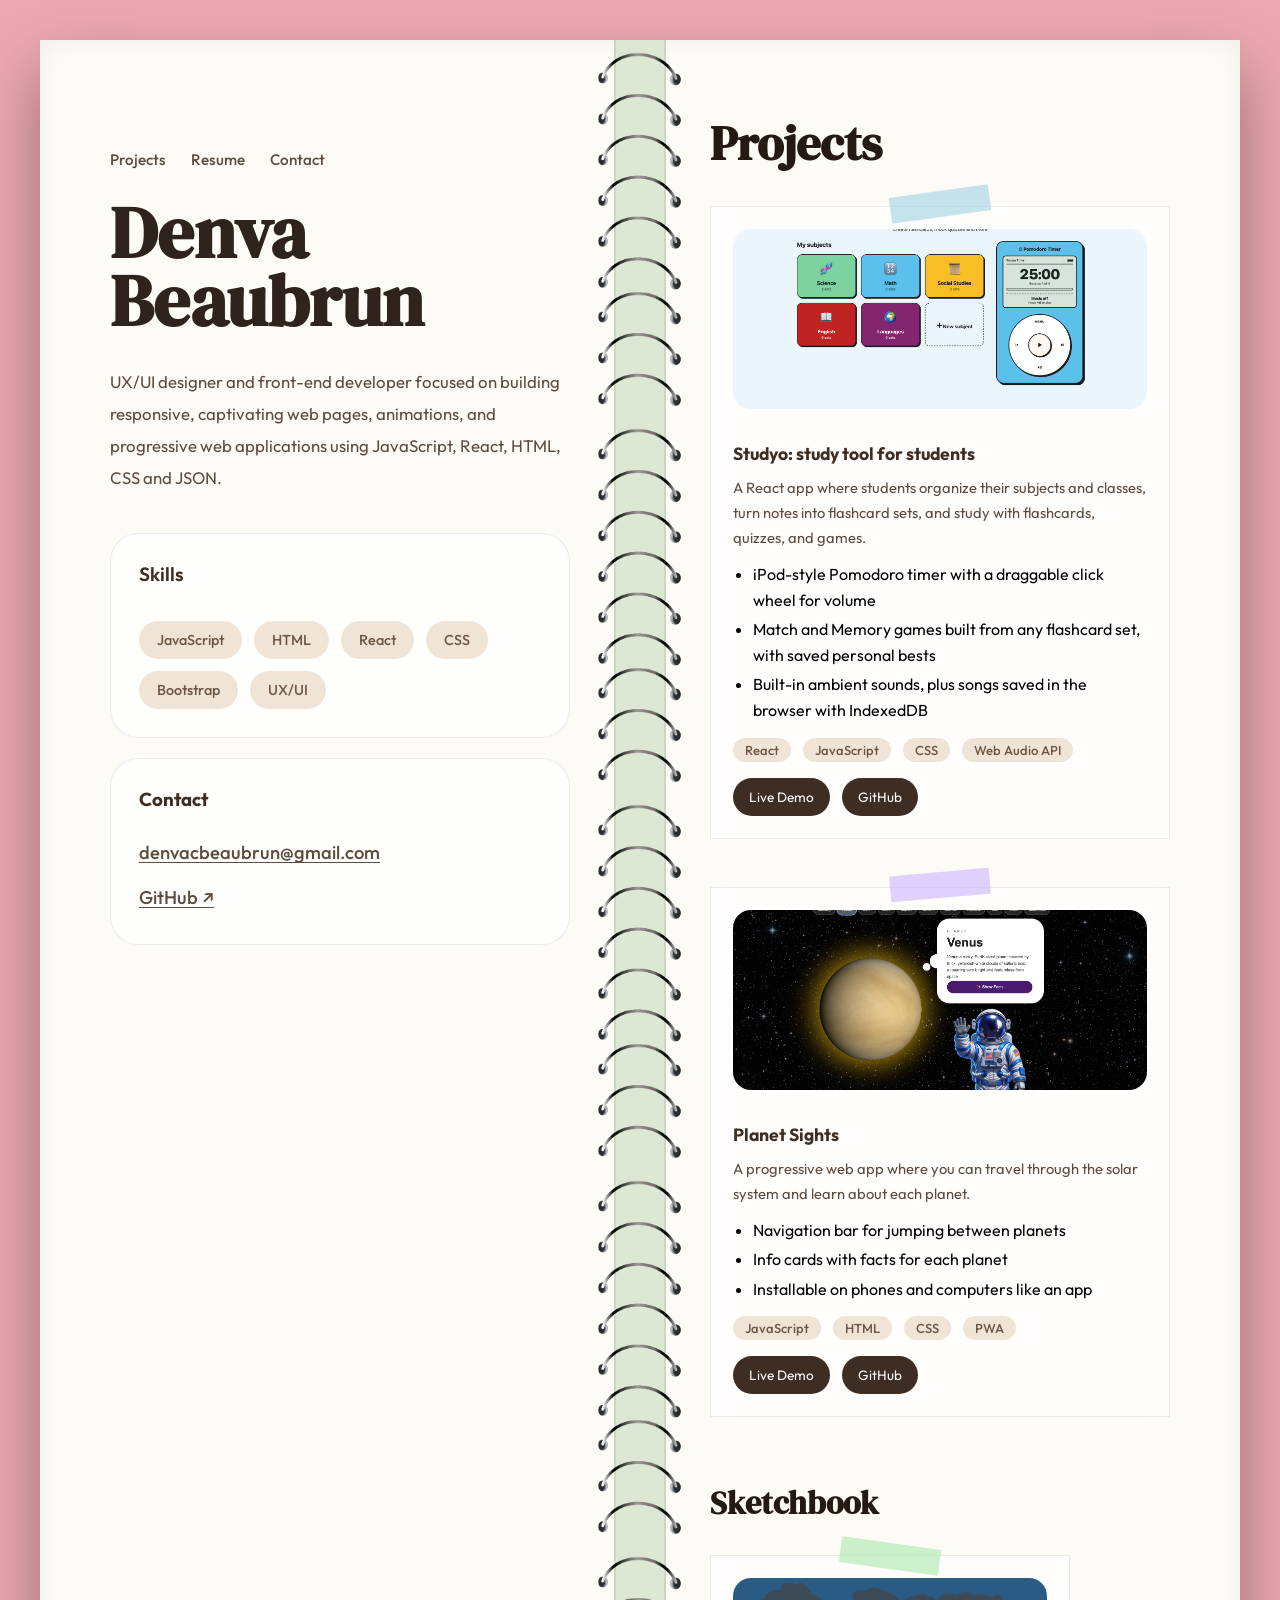
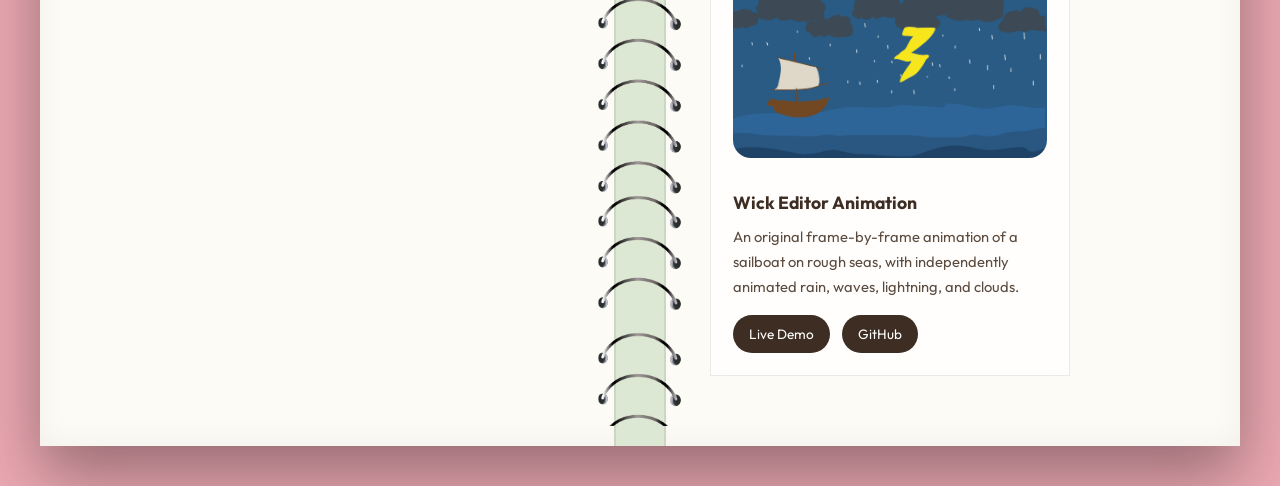
<file: index.html>
<!DOCTYPE html>
<html lang="en">
<head>
<meta charset="UTF-8" />
<meta name="viewport" content="width=device-width, initial-scale=1.0" />
<title>Denva Storybook Portfolio</title>

<link rel="preconnect" href="https://fonts.googleapis.com">
<link rel="preconnect" href="https://fonts.gstatic.com" crossorigin>
<link href="https://fonts.googleapis.com/css2?family=DM+Serif+Display&family=Outfit:wght@300;400;500;600&display=swap" rel="stylesheet">

<link rel="stylesheet" href="style.css">
<!-- New styles for the featured layout. Loads after style.css so it can adjust it. -->
<link rel="stylesheet" href="featured.css">
</head>
<body>

<div class="book">
  <div class="binder"></div>

  <!-- left page -->
  <div class="left-page">
    <div class="page-nav">
      <a href="#projects">Projects</a>
      <a href="DenvaCBeaubrunResume.pdf" target="_blank">Resume</a>
      <a href="#contact">Contact</a>
    </div>

    <h1 class="title">Denva Beaubrun</h1>
    <p>UX/UI designer and front-end developer focused on building responsive,
      captivating web pages, animations, and progressive web applications using JavaScript, React, HTML, CSS and JSON.</p>

    <div class="skills-card">
      <h3>Skills</h3>
      <section class="skills">
        <span>JavaScript</span>
        <span>HTML</span>
        <span>React</span>
        <span>CSS</span>
        <span>Bootstrap</span>
        <span>UX/UI</span>
      </section>
    </div>

    <!-- Contact now sits on its own instead of inside the Skills box -->
    <div class="contact-card" id="contact">
      <h3>Contact</h3>
      <div class="contact-info">
        <a href="mailto:denvacbeaubrun@gmail.com">denvacbeaubrun@gmail.com</a>
        <a href="https://github.com/denvabeaubrun" target="_blank" rel="noopener">GitHub ↗</a>
      </div>
    </div>
  </div>

  <!-- right page -->
  <div class="right-page" id="projects">
    <h2>Projects</h2>

    <div class="projects-grid featured-grid">

      <!-- Studyo -->
      <article class="project-card featured-card">
        <div class="image-wrapper">
          <div class="tape tape3 tape-blue"></div>
          <a class="project-shot" href="https://denvabeaubrun.github.io/Studyo/" target="_blank" rel="noopener">
            <img src="studyo-site.png" alt="Studyo homepage with colorful subject cards and an iPod-style Pomodoro timer">
            <span class="project-shot-label">View live ↗</span>
          </a>
        </div>
        <h3>Studyo: study tool for students</h3>
        <p>A React app where students organize their subjects and classes, turn notes into flashcard sets, and study with flashcards, quizzes, and games.</p>
        <ul class="project-points">
          <li>iPod-style Pomodoro timer with a draggable click wheel for volume</li>
          <li>Match and Memory games built from any flashcard set, with saved personal bests</li>
          <li>Built-in ambient sounds, plus songs saved in the browser with IndexedDB</li>
        </ul>
        <div class="skills tech-tags">
          <span>React</span><span>JavaScript</span><span>CSS</span><span>Web Audio API</span>
        </div>
        <div class="project-links">
          <a href="https://denvabeaubrun.github.io/Studyo/" target="_blank" rel="noopener">Live Demo</a>
          <a href="https://github.com/denvabeaubrun/Studyo" target="_blank" rel="noopener">GitHub</a>
        </div>
      </article>

      <!-- Planet Sights -->
      <article class="project-card featured-card">
        <div class="image-wrapper">
          <div class="tape tape-lavender"></div>
          <a class="project-shot" href="https://denvabeaubrun.github.io/cisc3610-portfolio/PWA-project/" target="_blank" rel="noopener">
            <img src="planetwebsite.png" alt="Planet Sights showing Venus with an info card and an astronaut">
            <span class="project-shot-label">View live ↗</span>
          </a>
        </div>
        <h3>Planet Sights</h3>
        <p>A progressive web app where you can travel through the solar system and learn about each planet.</p>
        <ul class="project-points">
          <li>Navigation bar for jumping between planets</li>
          <li>Info cards with facts for each planet</li>
          <li>Installable on phones and computers like an app</li>
        </ul>
        <div class="skills tech-tags">
          <span>JavaScript</span><span>HTML</span><span>CSS</span><span>PWA</span>
        </div>
        <div class="project-links">
          <a href="https://denvabeaubrun.github.io/cisc3610-portfolio/PWA-project/" target="_blank" rel="noopener">Live Demo</a>
          <a href="https://github.com/denvabeaubrun/cisc3610-portfolio/tree/main/PWA-project" target="_blank" rel="noopener">GitHub</a>
        </div>
      </article>

    </div>

    <!-- Smaller extra work. Delete this whole section to show only the two projects. -->
    <section class="sketchbook">
      <h2>Sketchbook</h2>
      <div class="projects-grid sketch-grid">
        <article class="project-card">
          <div class="image-wrapper">
            <div class="tape tape4 tape-green"></div>
            <a class="project-shot" href="https://denvabeaubrun.github.io/cisc3610-portfolio/Wick/" target="_blank" rel="noopener">
              <img src="wick.gif" alt="Stormy seascape animation with sailboat, rain, and lightning made in Wick Editor">
              <span class="project-shot-label">View live ↗</span>
            </a>
          </div>
          <h3>Wick Editor Animation</h3>
          <p>An original frame-by-frame animation of a sailboat on rough seas, with independently animated rain, waves, lightning, and clouds.</p>
          <div class="project-links">
            <a href="https://denvabeaubrun.github.io/cisc3610-portfolio/Wick/" target="_blank" rel="noopener">Live Demo</a>
            <a href="https://github.com/denvabeaubrun/cisc3610-portfolio/tree/main/Wick" target="_blank" rel="noopener">GitHub</a>
          </div>
        </article>
      </div>
    </section>
  </div>
</div>

</body>
</html>
</file>
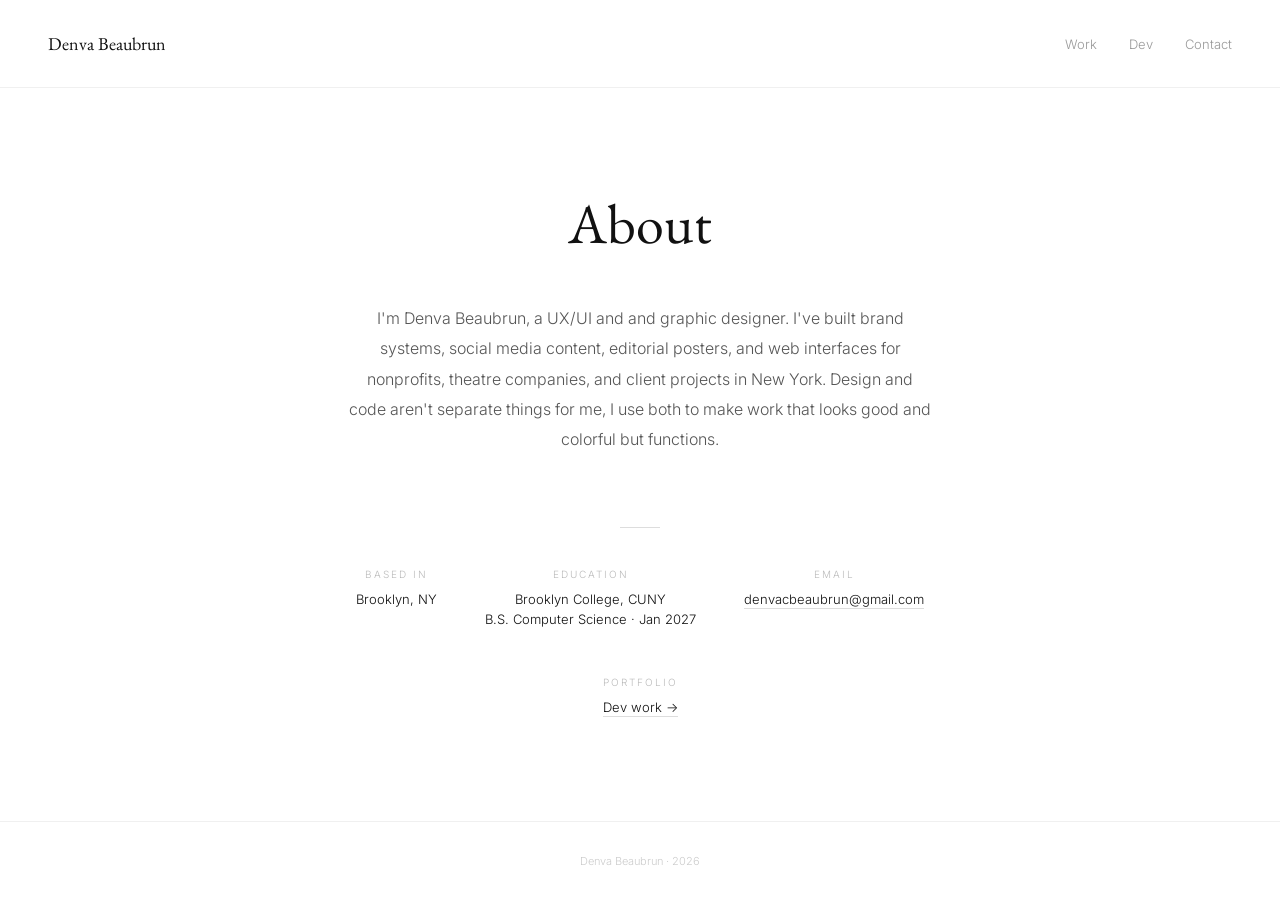
<file: about.html>
<!DOCTYPE html>
<html lang="en">
<head>
  <meta charset="UTF-8">
  <meta name="viewport" content="width=device-width, initial-scale=1.0">
  <title>About — Denva Beaubrun</title>
  <link href="https://fonts.googleapis.com/css2?family=EB+Garamond:ital,wght@0,400;0,600;1,400&family=Inter:wght@300;400;500&display=swap" rel="stylesheet">
  <style>
    *, *::before, *::after { box-sizing: border-box; margin: 0; padding: 0; }

    body {
      background: #fff;
      color: #111;
      font-family: 'Inter', sans-serif;
      font-weight: 300;
      min-height: 100vh;
      display: flex;
      flex-direction: column;
    }

    nav {
      display: flex;
      justify-content: space-between;
      align-items: center;
      padding: 32px 48px;
      border-bottom: 1px solid #f0f0f0;
    }

    nav a {
      font-size: 13px;
      color: #999;
      text-decoration: none;
      transition: color 0.15s;
    }
    nav a:hover { color: #111; }

    nav .nav-name {
      font-family: 'EB Garamond', serif;
      font-size: 18px;
      font-weight: 400;
      color: #111;
    }

    .main {
      flex: 1;
      display: flex;
      flex-direction: column;
      align-items: center;
      justify-content: center;
      padding: 80px 48px;
      max-width: 680px;
      margin: 0 auto;
      text-align: center;
    }

    h1 {
      font-family: 'EB Garamond', serif;
      font-size: clamp(36px, 6vw, 56px);
      font-weight: 400;
      color: #111;
      margin-bottom: 48px;
      line-height: 1.1;
    }

    .bio {
      font-size: 16px;
      line-height: 1.9;
      color: #555;
      font-weight: 300;
      margin-bottom: 32px;
    }

    .bio + .bio {
      margin-top: 0;
    }

    .divider {
      width: 40px;
      height: 1px;
      background: #ddd;
      margin: 40px auto;
    }

    .details {
      display: flex;
      gap: 48px;
      justify-content: center;
      flex-wrap: wrap;
    }

    .detail-item {
      text-align: center;
    }

    .detail-label {
      font-size: 10px;
      letter-spacing: 2px;
      color: #bbb;
      margin-bottom: 8px;
      display: block;
    }

    .detail-value {
      font-size: 13px;
      color: #111;
    }

    .detail-value a {
      color: #111;
      text-decoration: none;
      border-bottom: 1px solid #ddd;
      padding-bottom: 1px;
      transition: border-color 0.15s;
    }
    .detail-value a:hover { border-color: #111; }

    footer {
      text-align: center;
      padding: 32px;
      font-size: 11px;
      color: #ccc;
      border-top: 1px solid #f0f0f0;
    }

    @media (max-width: 600px) {
      nav { padding: 24px; }
      .main { padding: 60px 24px; }
      .details { gap: 32px; }
    }
  </style>
</head>
<body>

<nav>
  <a href="graphics.html" class="nav-name">Denva Beaubrun</a>
  <div style="display:flex; gap:32px;">
    <a href="graphics.html">Work</a>
    <a href="index.html">Dev</a>
    <a href="mailto:denvacbeaubrun@gmail.com">Contact</a>
  </div>
</nav>

<main class="main">
  <h1>About</h1>

  <p class="bio">I'm Denva Beaubrun, a UX/UI and and graphic designer. I've built brand systems, social media content, editorial posters, and web interfaces for nonprofits, 
    theatre companies, and client projects in New York. Design and code aren't separate things for me, I use both to make work that looks good and colorful but functions.</p>

  <div class="divider"></div>

  <div class="details">
    <div class="detail-item">
      <span class="detail-label">BASED IN</span>
      <span class="detail-value">Brooklyn, NY</span>
    </div>
    <div class="detail-item">
      <span class="detail-label">EDUCATION</span>
      <span class="detail-value">Brooklyn College, CUNY<br>B.S. Computer Science · Jan 2027</span>
    </div>
    <div class="detail-item">
      <span class="detail-label">EMAIL</span>
      <span class="detail-value"><a href="mailto:denvacbeaubrun@gmail.com">denvacbeaubrun@gmail.com</a></span>
    </div>
    <div class="detail-item">
      <span class="detail-label">PORTFOLIO</span>
      <span class="detail-value"><a href="index.html">Dev work →</a></span>
    </div>
  </div>
</main>

<footer>Denva Beaubrun · 2026</footer>

</body>
</html>
</file>
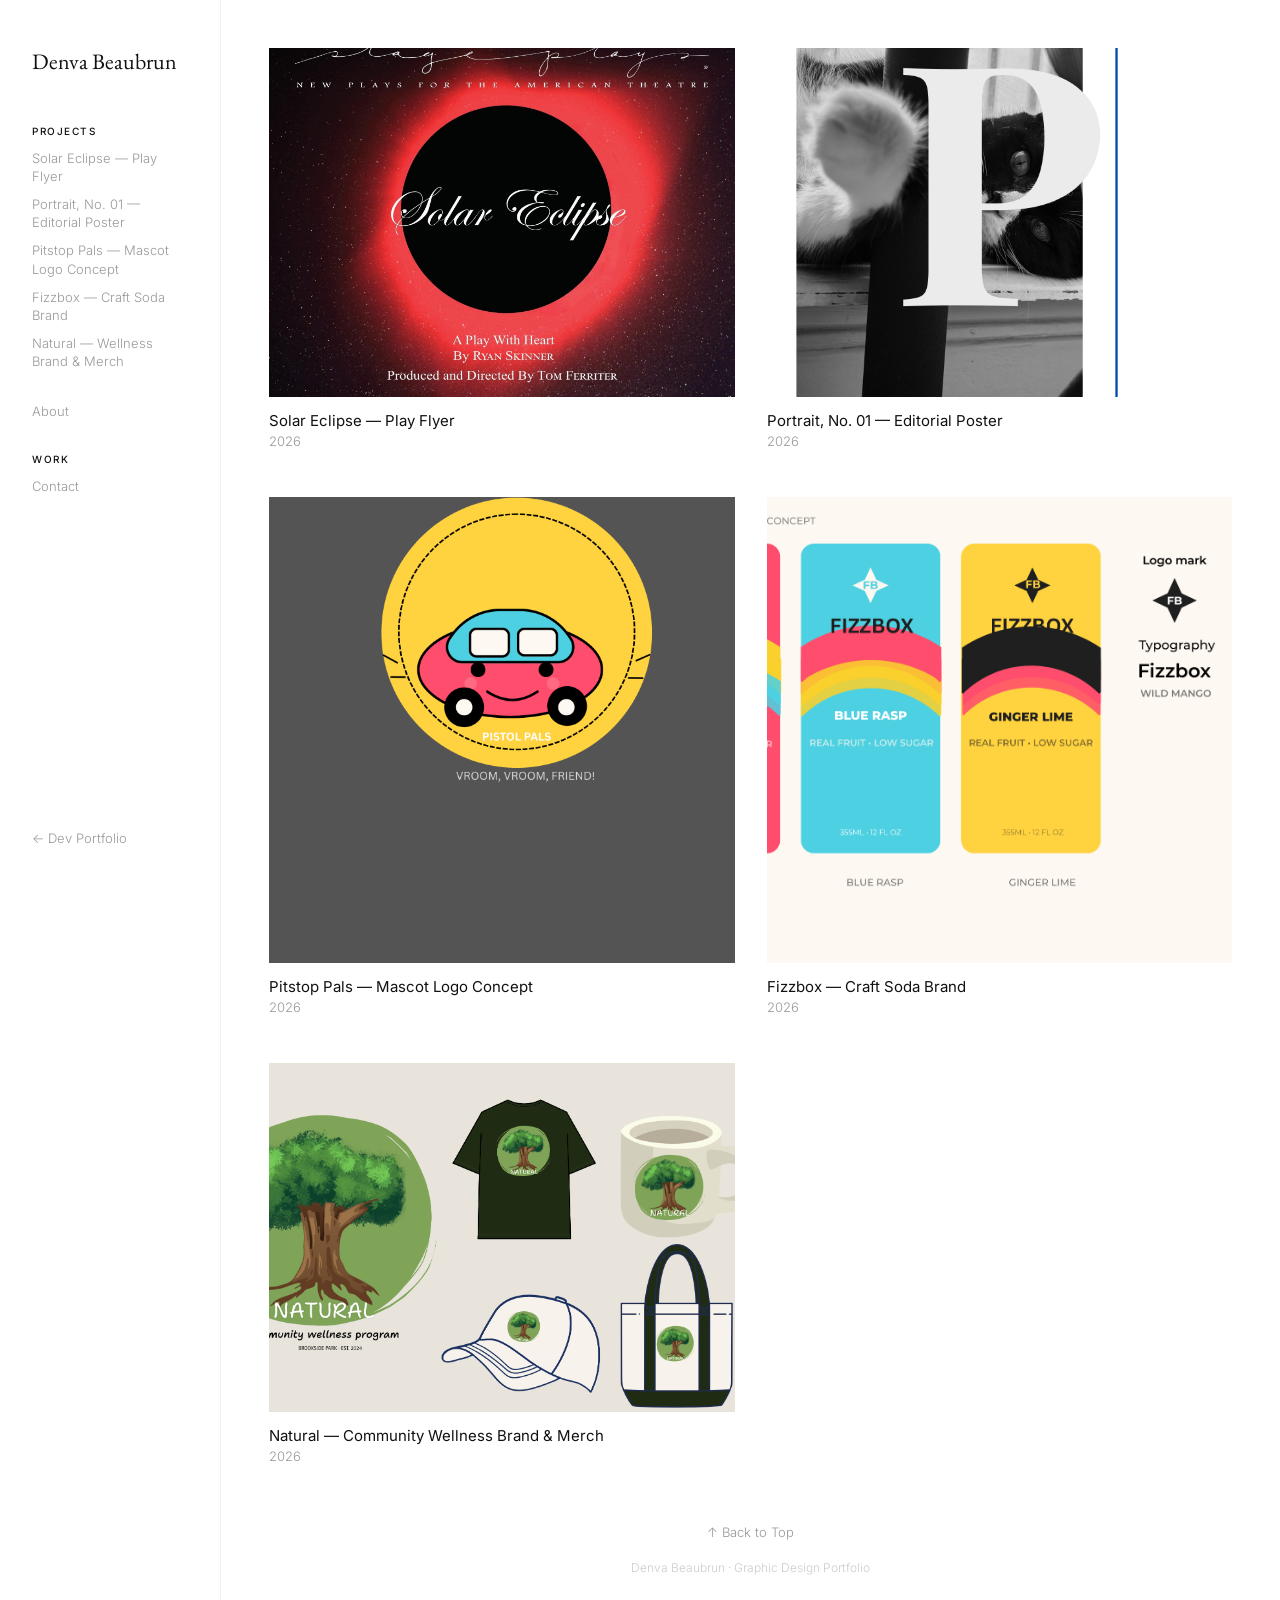
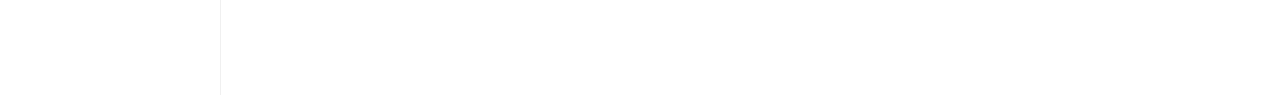
<file: graphics.html>
<!DOCTYPE html>
<html lang="en">
<head>
  <meta charset="UTF-8">
  <meta name="viewport" content="width=device-width, initial-scale=1.0">
  <title>Graphic Design — Denva Beaubrun</title>
  <link href="https://fonts.googleapis.com/css2?family=EB+Garamond:ital,wght@0,400;0,600;1,400&family=Inter:wght@300;400;500&display=swap" rel="stylesheet">
  <style>
    *, *::before, *::after { box-sizing: border-box; margin: 0; padding: 0; }
    body { background: #fff; color: #111; font-family: 'Inter', sans-serif; font-weight: 300; min-height: 100vh; }
    .layout { display: flex; min-height: 100vh; }
    .sidebar { width: 220px; flex-shrink: 0; padding: 48px 32px; position: fixed; top: 0; left: 0; bottom: 0; overflow-y: auto; }
    .sidebar-name { font-family: 'EB Garamond', serif; font-size: 22px; font-weight: 400; color: #111; text-decoration: none; display: block; margin-bottom: 48px; line-height: 1.3; }
    .sidebar-section { margin-bottom: 32px; }
    .sidebar-label { font-size: 10px; font-weight: 500; letter-spacing: 1.5px; color: #111; margin-bottom: 12px; display: block; }
    .sidebar-links { display: flex; flex-direction: column; gap: 10px; }
    .sidebar-links a { font-size: 13px; color: #999; text-decoration: none; line-height: 1.4; transition: color 0.15s; }
    .sidebar-links a:hover { color: #111; }
    .sidebar-about { font-size: 12px; color: #999; line-height: 1.7; margin-bottom: 16px; }
    .sidebar-footer { position: absolute; bottom: 48px; left: 32px; }
    .sidebar-footer a { font-size: 13px; color: #999; text-decoration: none; display: block; margin-bottom: 6px; }
    .sidebar-footer a:hover { color: #111; }
    .main { margin-left: 220px; flex: 1; padding: 48px 48px 80px; border-left: 1px solid #f0f0f0; }
    .grid { display: grid; grid-template-columns: repeat(2, 1fr); gap: 48px 32px; }
    .card { cursor: pointer; }
    .card-thumb { width: 100%; aspect-ratio: 4/3; object-fit: cover; display: block; margin-bottom: 14px; background: #f5f5f5; transition: opacity 0.2s; }
    .card-thumb.sq { aspect-ratio: 1; }
    .card:hover .card-thumb { opacity: 0.88; }
    .card-title { font-size: 15px; font-weight: 400; color: #111; margin-bottom: 3px; }
    .card-year { font-size: 13px; color: #999; }
    .back-top { text-align: center; padding: 60px 0 20px; font-size: 13px; color: #999; cursor: pointer; text-decoration: none; display: block; }
    .back-top:hover { color: #111; }
    .powered { text-align: center; padding: 0 0 40px; font-size: 12px; color: #ccc; }
    .modal-backdrop { display: none; position: fixed; inset: 0; z-index: 200; background: rgba(0,0,0,0.5); overflow-y: auto; }
    .modal-backdrop.open { display: block; }
    .modal { max-width: 760px; margin: 80px auto; background: #fff; padding: 48px; position: relative; }
    .modal-close { position: absolute; top: 20px; right: 24px; background: none; border: none; cursor: pointer; font-size: 22px; color: #999; line-height: 1; }
    .modal-close:hover { color: #111; }
    .modal-title { font-size: 22px; font-weight: 400; color: #111; margin-bottom: 4px; }
    .modal-year { font-size: 13px; color: #999; margin-bottom: 28px; }
    .modal-img { width: 100%; display: block; margin-bottom: 28px; }
    .modal-rule { height: 1px; background: #f0f0f0; margin-bottom: 28px; }
    .modal-grid { display: grid; grid-template-columns: 1fr 1fr; gap: 24px 32px; }
    .modal-label { font-size: 10px; font-weight: 500; letter-spacing: 1.5px; color: #999; margin-bottom: 6px; }
    .modal-body { font-size: 13px; line-height: 1.8; color: #444; font-weight: 300; }
    @media (max-width: 768px) {
      .layout { flex-direction: column; }
      .sidebar { width: 100%; position: relative; padding: 32px 24px 24px; border-bottom: 1px solid #f0f0f0; }
      .sidebar-footer { position: relative; bottom: auto; left: auto; margin-top: 24px; }
      .main { margin-left: 0; padding: 32px 24px; border-left: none; }
      .grid { grid-template-columns: 1fr; }
      .modal { margin: 0; padding: 32px 24px; }
      .modal-grid { grid-template-columns: 1fr; }
    }
  </style>
</head>
<body>

<div class="layout">

  <aside class="sidebar">
    <a href="index.html" class="sidebar-name">Denva Beaubrun</a>

    <div class="sidebar-section">
      <span class="sidebar-label">PROJECTS</span>
      <div class="sidebar-links">
        <a href="#" onclick="openModal('solareclipse'); return false;">Solar Eclipse — Play Flyer</a>
        <a href="#" onclick="openModal('portrait'); return false;">Portrait, No. 01 — Editorial Poster</a>
        <a href="#" onclick="openModal('pitstop'); return false;">Pitstop Pals — Mascot Logo Concept</a>
        <a href="#" onclick="openModal('fizzbox'); return false;">Fizzbox — Craft Soda Brand</a>
        <a href="#" onclick="openModal('natural'); return false;">Natural — Wellness Brand & Merch</a>
      </div>
    </div>

   <div class="sidebar-section">
  <div class="sidebar-links">
    <a href="about.html">About</a>
  </div>
</div>

    <div class="sidebar-section">
      <span class="sidebar-label">WORK</span>
      <div class="sidebar-links">
        <a href="mailto:denvacbeaubrun@gmail.com">Contact</a>
      </div>
    </div>

    <div class="sidebar-footer">
      <a href="index.html">← Dev Portfolio</a>
    </div>
  </aside>

  <main class="main">
    <div class="grid">

      <div class="card" onclick="openModal('solareclipse')">
        <img src="images/solar-eclipse.jpg" class="card-thumb" style="object-position: center 8%;" alt="Solar Eclipse play flyer">
        <p class="card-title">Solar Eclipse — Play Flyer</p>
        <p class="card-year">2026</p>
      </div>

      <div class="card" onclick="openModal('portrait')">
        <img src="images/portrait-poster.png" class="card-thumb" alt="Portrait No. 01">
        <p class="card-title">Portrait, No. 01 — Editorial Poster</p>
        <p class="card-year">2026</p>
      </div>

      <div class="card" onclick="openModal('pitstop')">
        <img src="images/pitstop-pals.png" class="card-thumb sq" alt="Pitstop Pals">
        <p class="card-title">Pitstop Pals — Mascot Logo Concept</p>
        <p class="card-year">2026</p>
      </div>

      <div class="card" onclick="openModal('fizzbox')">
        <img src="images/fizzbox.png" class="card-thumb sq" alt="Fizzbox">
        <p class="card-title">Fizzbox — Craft Soda Brand</p>
        <p class="card-year">2026</p>
      </div>

      <div class="card" onclick="openModal('natural')">
        <img src="images/natural.png" class="card-thumb" alt="Natural Wellness Brand">
        <p class="card-title">Natural — Community Wellness Brand & Merch</p>
        <p class="card-year">2026</p>
      </div>

    </div>

    <a href="#" class="back-top" onclick="window.scrollTo({top:0,behavior:'smooth'}); return false;">↑ Back to Top</a>
    <p class="powered">Denva Beaubrun · Graphic Design Portfolio</p>
  </main>

</div>

<div class="modal-backdrop" id="modal-backdrop" onclick="closeModal(event)">
  <div class="modal">
    <button class="modal-close" onclick="closeModalBtn()">×</button>
    <div id="modal-inner"></div>
  </div>
</div>

<script>
  const projects = {
    solareclipse: {
      title: 'Solar Eclipse — Play Flyer',
      year: '2026',
      img: 'images/solar-eclipse.jpg',
      role: 'Graphic design',
      tools: 'Adobe InDesign, Photoshop, Canva',
      about: 'A promotional cast flyer for Solar Eclipse, a new play by Ryan Skinner presented by Stageplays Theatre Company for two benefit performances in August 2026 at the Theater at St. Jean\'s in New York City. Credited as graphic designer on the production.',
      process: 'A glowing red eclipse over a starfield anchors the layout, with the title set in script type across the black disc. Below it, the cast, a short synopsis, and the performance and ticket details follow in a centered serif hierarchy so the key information reads quickly. Files were prepared for print with bleeds, color modes, and resolution set.'
    },
    portrait: {
      title: 'Portrait, No. 01 — Editorial Poster',
      year: '2026',
      img: 'images/portrait-poster.png',
      role: 'Art direction, typography, photo treatment',
      tools: 'Canva, original photography',
      about: 'A self-directed editorial poster built around custom typography and original photography. An original black-and-white photograph anchors the composition, overlapped by a bold serif letterform that breaks the boundary between image and type.',
      process: 'A single blue rule line carries the only color in the piece. Supporting elements — a figure caption, edition number, and signature line — borrow print conventions to give it an editorial, published feel. Demonstrates typographic hierarchy, tonal photo treatment, grid-based layout, and restrained color use.'
    },
    pitstop: {
      title: 'Pitstop Pals — Mascot Logo Concept',
      year: '2026',
      img: 'images/pitstop-pals.png',
      role: 'Character design, brand identity, style guide',
      tools: 'Canva',
      about: 'A playful, original mascot logo for a fictional auto brand. The piece pairs a rounded car character inside a badge-style circular frame, with a clean two-line wordmark treatment.',
      process: 'Delivered as a complete mini brand system: the primary mascot logo, color palette with hex codes, size variations at large/medium/favicon scales, and a single-color line version for print. This range demonstrates systems-level thinking beyond a single logo.'
    },
    fizzbox: {
      title: 'Fizzbox — Craft Soda Brand',
      year: '2026',
      img: 'images/fizzbox.png',
      role: 'Packaging design, brand identity, brand applications',
      tools: 'Canva',
      about: 'A playful craft soda brand built around a bold saturated palette and a consistent visual system scaling across three flavor variants, a six-pack carrier, tote bag, and social media post.',
      process: 'The starburst "FB" logo mark reads as energetic without feeling dated. The wavy double-band across each can is the flavor stripe system: every can shares the same wave shape but colors flip per flavor, making the whole line feel cohesive rather than like separate brands.'
    },
    natural: {
      title: 'Natural — Community Wellness Brand & Merch',
      year: '2026',
      img: 'images/natural.png',
      role: 'Brand identity, logo design, merchandise design',
      tools: 'Canva',
      about: 'A brand identity and merch system for a fictional park-based community wellness program. Started with an illustrated tree mark and developed into a full system — logo lockup, two-color palette (forest green and cream), and four merchandise applications: t-shirt, mug, cap, and tote bag.',
      process: 'A self-directed portfolio concept for a fictional brand called Natural. The typography pairs a bold wordmark with an italic script descriptor and a small sans-serif detail line for warmth and hierarchy. Consistent application of the mark across four product surfaces demonstrates brand thinking beyond a standalone logo.'
    },
  };

  function openModal(id) {
    const p = projects[id];
    if (!p) return;
    document.getElementById('modal-inner').innerHTML = `
      <p class="modal-title">${p.title}</p>
      <p class="modal-year">${p.year}</p>
      <img src="${p.img}" class="modal-img" alt="${p.title}">
      <div class="modal-rule"></div>
      <div class="modal-grid">
        <div><p class="modal-label">ROLE</p><p class="modal-body">${p.role}</p></div>
        <div><p class="modal-label">TOOLS</p><p class="modal-body">${p.tools}</p></div>
        <div><p class="modal-label">ABOUT</p><p class="modal-body">${p.about}</p></div>
        <div><p class="modal-label">PROCESS</p><p class="modal-body">${p.process}</p></div>
      </div>
    `;
    document.getElementById('modal-backdrop').classList.add('open');
    document.body.style.overflow = 'hidden';
  }

  function closeModal(e) {
    if (e.target === document.getElementById('modal-backdrop')) {
      document.getElementById('modal-backdrop').classList.remove('open');
      document.body.style.overflow = '';
    }
  }

  function closeModalBtn() {
    document.getElementById('modal-backdrop').classList.remove('open');
    document.body.style.overflow = '';
  }

  document.addEventListener('keydown', e => {
    if (e.key === 'Escape') {
      document.getElementById('modal-backdrop').classList.remove('open');
      document.body.style.overflow = '';
    }
  });
</script>

</body>
</html>
</file>
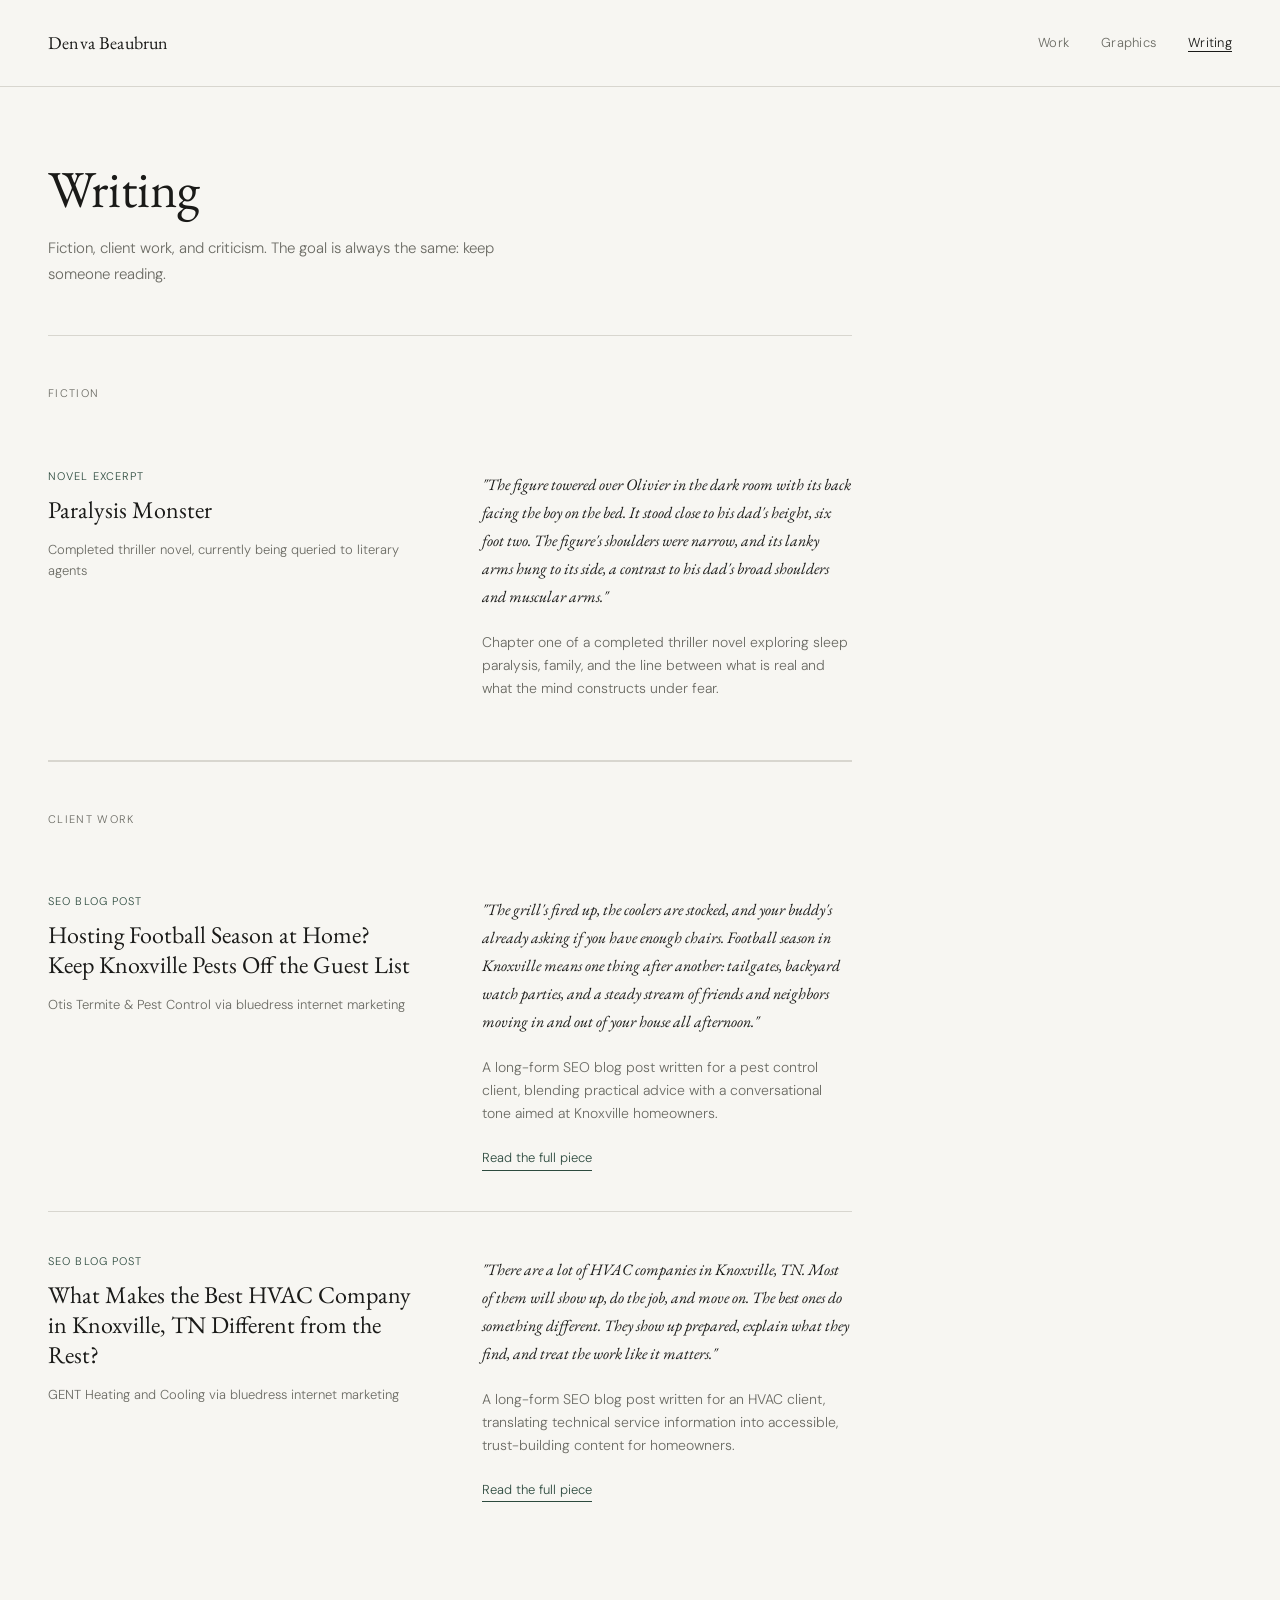
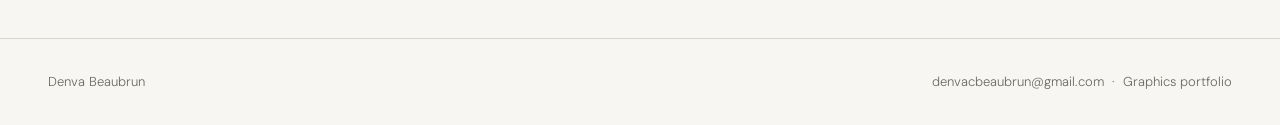
<file: writing.html>
<!DOCTYPE html>
<html lang="en">
<head>
<meta charset="UTF-8">
<meta name="viewport" content="width=device-width, initial-scale=1.0">
<title>Writing — Denva Beaubrun</title>
<link href="https://fonts.googleapis.com/css2?family=EB+Garamond:ital,wght@0,400;0,500;1,400&family=DM+Sans:wght@300;400&display=swap" rel="stylesheet">
<style>
  *, *::before, *::after { box-sizing: border-box; margin: 0; padding: 0; }

  :root {
    --bg: #F7F6F2;
    --ink: #1A1A18;
    --mid: #6B6B64;
    --rule: #D8D6CF;
    --accent: #2C4A3E;
  }

  body {
    background: var(--bg);
    color: var(--ink);
    font-family: 'DM Sans', sans-serif;
    font-weight: 300;
    font-size: 15px;
    line-height: 1.65;
  }

  a { color: inherit; text-decoration: none; }

  /* NAV */
  nav {
    display: flex;
    justify-content: space-between;
    align-items: center;
    padding: 28px 48px;
    border-bottom: 1px solid var(--rule);
  }

  .nav-name {
    font-family: 'EB Garamond', serif;
    font-size: 18px;
    letter-spacing: 0.01em;
  }

  .nav-links {
    display: flex;
    gap: 32px;
    list-style: none;
    font-size: 13px;
    color: var(--mid);
    letter-spacing: 0.02em;
  }

  .nav-links a:hover { color: var(--ink); }
  .nav-links .active { color: var(--ink); border-bottom: 1px solid var(--ink); }

  /* HERO */
  .hero {
    padding: 72px 48px 48px;
    max-width: 680px;
  }

  .hero h1 {
    font-family: 'EB Garamond', serif;
    font-size: clamp(36px, 5vw, 52px);
    font-weight: 400;
    line-height: 1.15;
    margin-bottom: 18px;
  }

  .hero p {
    color: var(--mid);
    font-size: 15px;
    max-width: 480px;
    line-height: 1.7;
  }

  /* WORK */
  .work {
    padding: 0 48px 96px;
    max-width: 900px;
  }

  .section-label {
    font-size: 11px;
    letter-spacing: 0.12em;
    color: var(--mid);
    text-transform: uppercase;
    margin-bottom: 24px;
    padding-top: 48px;
    border-top: 1px solid var(--rule);
  }

  .piece {
    display: grid;
    grid-template-columns: 1fr 1fr;
    gap: 0 64px;
    padding: 40px 0;
    border-bottom: 1px solid var(--rule);
  }

  .piece:last-child { border-bottom: none; }

  .piece-meta {
    display: flex;
    flex-direction: column;
    gap: 10px;
  }

  .piece-type {
    font-size: 11px;
    letter-spacing: 0.1em;
    text-transform: uppercase;
    color: var(--accent);
  }

  .piece-title {
    font-family: 'EB Garamond', serif;
    font-size: 24px;
    font-weight: 400;
    line-height: 1.25;
  }

  .piece-context {
    font-size: 13px;
    color: var(--mid);
    margin-top: 4px;
  }

  .piece-body {
    padding-top: 4px;
  }

  .piece-excerpt {
    font-family: 'EB Garamond', serif;
    font-size: 16px;
    line-height: 1.75;
    font-style: italic;
    color: var(--ink);
    margin-bottom: 20px;
  }

  .piece-desc {
    font-size: 14px;
    color: var(--mid);
    line-height: 1.65;
    margin-bottom: 20px;
  }

  .read-link {
    display: inline-block;
    font-size: 13px;
    color: var(--accent);
    border-bottom: 1px solid var(--accent);
    padding-bottom: 1px;
    transition: opacity 0.2s;
  }

  .read-link:hover { opacity: 0.6; }

  /* FOOTER */
  footer {
    border-top: 1px solid var(--rule);
    padding: 32px 48px;
    display: flex;
    justify-content: space-between;
    align-items: center;
    font-size: 13px;
    color: var(--mid);
  }

  footer a:hover { color: var(--ink); }

  @media (max-width: 680px) {
    nav { padding: 20px 24px; }
    .nav-links { gap: 20px; }
    .hero { padding: 48px 24px 32px; }
    .work { padding: 0 24px 64px; }
    .piece { grid-template-columns: 1fr; gap: 20px; }
    footer { padding: 24px; flex-direction: column; gap: 12px; text-align: center; }
  }
</style>
</head>
<body>

<nav>
  <a href="https://denvabeaubrun.github.io" class="nav-name">Denva Beaubrun</a>
  <ul class="nav-links">
    <li><a href="https://denvabeaubrun.github.io">Work</a></li>
    <li><a href="https://denvabeaubrun.github.io/graphics.html">Graphics</a></li>
    <li><a href="#" class="active">Writing</a></li>
  </ul>
</nav>

<section class="hero">
  <h1>Writing</h1>
  <p>Fiction, client work, and criticism. The goal is always the same: keep someone reading.</p>
</section>

<section class="work">

  <p class="section-label">Fiction</p>

  <div class="piece">
    <div class="piece-meta">
      <span class="piece-type">Novel excerpt</span>
      <h2 class="piece-title">Paralysis Monster</h2>
      <p class="piece-context">Completed thriller novel, currently being queried to literary agents</p>
    </div>
    <div class="piece-body">
      <p class="piece-excerpt">"The figure towered over Olivier in the dark room with its back facing the boy on the bed. It stood close to his dad's height, six foot two. The figure's shoulders were narrow, and its lanky arms hung to its side, a contrast to his dad's broad shoulders and muscular arms."</p>
      <p class="piece-desc">Chapter one of a completed thriller novel exploring sleep paralysis, family, and the line between what is real and what the mind constructs under fear.</p>
    </div>
  </div>

  <p class="section-label">Client Work</p>

  <div class="piece">
    <div class="piece-meta">
      <span class="piece-type">SEO Blog Post</span>
      <h2 class="piece-title">Hosting Football Season at Home? Keep Knoxville Pests Off the Guest List</h2>
      <p class="piece-context">Otis Termite & Pest Control via bluedress internet marketing</p>
    </div>
    <div class="piece-body">
      <p class="piece-excerpt">"The grill's fired up, the coolers are stocked, and your buddy's already asking if you have enough chairs. Football season in Knoxville means one thing after another: tailgates, backyard watch parties, and a steady stream of friends and neighbors moving in and out of your house all afternoon."</p>
      <p class="piece-desc">A long-form SEO blog post written for a pest control client, blending practical advice with a conversational tone aimed at Knoxville homeowners.</p>
      <a href="https://otispestcontrol.net/hosting-football-season-at-home-keep-knoxville-pests-off-the-guest-list.php" target="_blank" class="read-link">Read the full piece</a>
    </div>
  </div>

  <div class="piece">
    <div class="piece-meta">
      <span class="piece-type">SEO Blog Post</span>
      <h2 class="piece-title">What Makes the Best HVAC Company in Knoxville, TN Different from the Rest?</h2>
      <p class="piece-context">GENT Heating and Cooling via bluedress internet marketing</p>
    </div>
    <div class="piece-body">
      <p class="piece-excerpt">"There are a lot of HVAC companies in Knoxville, TN. Most of them will show up, do the job, and move on. The best ones do something different. They show up prepared, explain what they find, and treat the work like it matters."</p>
      <p class="piece-desc">A long-form SEO blog post written for an HVAC client, translating technical service information into accessible, trust-building content for homeowners.</p>
      <a href="https://gentheatandcool.com/what-makes-the-best-hvac-company-in-knoxville-tn-different-from-the-rest.php" target="_blank" class="read-link">Read the full piece</a>
    </div>
  </div>

</section>

<footer>
  <span>Denva Beaubrun</span>
  <span><a href="mailto:denvacbeaubrun@gmail.com">denvacbeaubrun@gmail.com</a> &nbsp;&middot;&nbsp; <a href="https://denvabeaubrun.github.io/graphics.html">Graphics portfolio</a></span>
</footer>

</body>
</html>
</file>
<file: style.css>
* {
  margin: 0;
  padding: 0;
  box-sizing: border-box;
}

body {
  min-height: 100vh;
  display: flex;
  justify-content: center;
  align-items: center;
  background:
    linear-gradient(rgba(0,0,0,0.08), rgba(0,0,0,0.08)),
    #ffb6c1;

  font-family: 'Outfit', sans-serif;
  overflow-x: hidden;
  padding: 40px;
}

/* BOOK */
.book {
   position: relative;
  width: 1600px;
  max-width: 100%;
  min-height: 750px;
  background: #fdfbf5;
  display: grid;
  grid-template-columns: 1fr 1fr;
  position: relative;
  box-shadow:
    0 30px 60px rgba(0,0,0,0.35),
    inset 0 0 30px rgba(0,0,0,0.05);

  overflow: hidden;
}
/* GREEN SPINE */
.book::before {
  content: "";
  position: absolute;
  top: 0;
  left: 50%;
  transform: translateX(-50%);
  width: 48px;
  height: 100%;
  background: #dce8d3;
  border-left: 2px solid rgba(0,0,0,0.08);
  border-right: 2px solid rgba(0,0,0,0.08);
  z-index: 1;
}

.page {
  padding: 30px 90px;
  position: relative;
  min-width: 0;
  overflow: hidden;
}


.chapter {
  font-size: 0.8rem;
  letter-spacing: 0.3em;
  text-transform: uppercase;
  color: #9b7c5b;
  margin-bottom: 20px;
}

h1 {
  font-family: 'DM Serif Display', serif;
  font-size: 4.8rem;
  line-height: 0.95;
  color: #2f241d;
  margin-bottom: 25px;
}

.intro {
  font-size: 1.15rem;
  line-height: 1.9;
  color: #5c4b3f;
  max-width: 420px;
}
.contact-info{
  font-size:1.15rem;
  line-height:1.9;
  color:#5c4b3f;
  margin-top:25px;
}

.contact-info button{
  background:none;
  border:none;
  padding:0;
  color:#5c4b3f;
  font-size:1.15rem;
  font-weight:500;
  cursor:pointer;
  display:block;
  margin-bottom:12px;
}

.contact-info button:hover,
.contact-info a:hover{
  text-decoration:underline;
}

.contact-info a{
  color:#5c4b3f;
  text-decoration:none;
  display:block;
}
.sticker {
  position: absolute;
  font-size: 1.8rem;
  opacity: 0.8;
}

.star1 {
  top: 80px;
  right: 70px;
}

.star2 {
  bottom: 120px;
  left: 60px;
}

.flower {
  bottom: 70px;
  right: 120px;
}

.about-card {
  margin-top: 50px;

  background: rgba(255,255,255,0.7);

  border: 1px solid rgba(0,0,0,0.08);

  border-radius: 25px;

  padding: 25px;

  backdrop-filter: blur(10px);
}

.about-card h3 {
  margin-bottom: 12px;
  color: #2f241d;
}

.skills {
  display: flex;
  flex-wrap: wrap;
  gap: 10px;
  margin-top: 15px;
}

.skill {
  padding: 8px 16px;
  border-radius: 999px;
  background: #efe4d6;
  color: #6e5645;
  font-size: 0.9rem;
}

.project-label {
  font-size: 0.8rem;
  text-transform: uppercase;
  letter-spacing: 0.25em;
  color: #8b6f55;
  margin-bottom: 20px;
}

.project-title {
  font-family: 'DM Serif Display', serif;
  font-size: 3.6rem;
  color: #241913;
  margin-bottom: 20px;
}

.project-description{

  color: #5b4a3d;

  line-height: 1.9;

  margin-bottom: 35px;

  text-align: left;

  max-width: 700px;

  margin-left: auto;

  margin-right: auto;
}
.project-mini-label {

  text-transform: uppercase;

  letter-spacing: 0.25em;

  font-size: 0.75rem;

  color: #9b7c5b;

  margin-bottom: 14px;
}


.promo-description {

  color: #5b4a3d;

  line-height: 1.8;

  max-width: 500px;

  margin-bottom: 25px;
}

.preview {

  width: 100%;

  max-width: 100%;

  overflow: hidden;

  margin-bottom: 40px;

  display: flex;

  justify-content: center;
}
.promo-preview {

  display: flex;

  flex-direction: column;

  align-items: center;

  text-align: center;

  margin-top: 50px;

  margin-bottom: 40px;
}

.preview img,
.promo-preview img {

  width: 75%;

  max-width: 100%;

  height: auto;

  display: block;

  border-radius: 24px;

  box-shadow: 0 15px 35px rgba(0,0,0,0.15);
}
.buttons {
  display: flex;
  gap: 15px;
  flex-wrap: wrap;
}

.btn {
  padding: 14px 24px;
  border-radius: 999px;
  text-decoration: none;
  transition: 0.25s;
  font-weight: 500;
}

.btn-primary {
  background: #3d2d23;
  color: white;
}

.btn-secondary {
  border: 1px solid rgba(0,0,0,0.15);
  color: #3d2d23;
}

.btn:hover {
  transform: translateY(-3px);
}

.tape {
  position: absolute;
  width: 120px;
  height: 30px;
  background: rgba(255, 240, 180, 0.45);
  transform: rotate(-6deg);
  top: 40px;
  right: 100px;
}
.binder{
  position:absolute;
  top:0;
  left:49.5%;
  transform:translateX(-50%);
  width:150px;
  height:99%;
  background-image:url("binder-copy.png");
  background-repeat:repeat-y;
  background-size:contain;
  z-index:5;
  pointer-events:none;
}
@media (max-width: 900px) {

  .book {
    grid-template-columns: 1fr;
  }

  .book::before {
    display: none;
  }

  .page {
    padding: 40px 30px;
  }

  h1 {
    font-size: 3.2rem;
  }

  .project-title {
    font-size: 2.5rem;
  }

}
/* LEFT + RIGHT PAGES */

.left-page,
.right-page{
  padding:70px;
  position:relative;
  z-index:3;
}

/* TITLE */

.title{
  font-family:'DM Serif Display', serif;
  font-size:4.5rem;
  line-height:0.95;
  color:#2f241d;
  margin-bottom:30px;
}

/* INTRO */

.left-page p{
  font-size:1.05rem;
  line-height:1.9;
  color:#5c4b3f;
  max-width:500px;
}

/* SKILLS */

.skills{
  display:flex;
  flex-wrap:wrap;
  gap:12px;
  margin-top:35px;
}

.skills span{
  background:#efe4d6;
  color:#6e5645;
  padding:10px 18px;
  border-radius:999px;
  font-size:0.9rem;
  font-weight:500;
}

/* PROJECTS */

.right-page h2{
  font-family:'DM Serif Display', serif;
  font-size:3rem;
  color:#241913;
  margin-bottom:30px;
}

.projects-grid{
  display:grid;
  grid-template-columns:1fr 1fr;
  gap:22px;
}

.project-card{
  background:rgba(255,255,255,0.75);
  border:1px solid rgba(0,0,0,0.08);
  padding:22px;
  backdrop-filter:blur(10px);
  transition:0.3s;
}

.project-card:hover{
  transform:translateY(-6px);
}

.project-card h3{
  color:#3d2d23;
  margin-bottom:10px;
  font-size:1.1rem;
}

.project-card p{
  color:#5c4b3f;
  line-height:1.7;
  font-size:0.92rem;
}

/* MOBILE */

@media(max-width:900px){

  .left-page,
  .right-page{
    padding:40px 30px;
}
  .projects-grid{
    grid-template-columns:1fr;
  }

  .title{
    font-size:3rem;
  }

}
.skills-card{
  margin-top:40px;
  background:rgba(255,255,255,0.65);
  border:1px solid rgba(0,0,0,0.08);
  border-radius:28px;
  padding:28px;
  backdrop-filter:blur(10px);
}

.skills-card h3{
  margin-bottom:20px;
  font-size:1.2rem;
  color:#3d2d23;
  font-weight:600;
}
.project-card img{
  width:100%;
  height:180px;
  object-fit:cover;
  margin-bottom:15px;
}
.project-links{
  display:flex;
  gap:12px;
  margin-top:18px;
}

.project-links a{
  text-decoration:none;
  padding:10px 16px;
  border-radius:999px;
  background:#3d2d23;
  color:white;
  font-size:0.85rem;
  transition:0.3s;
}

.project-links a:hover{
  transform:translateY(-3px);
}
.image-wrapper{
  position:relative;
  display:inline-block;
  width:100%;
  margin-bottom:18px;
}

.image-wrapper img{
  width:100%;
  display:block;
  border-radius:18px;
}

.tape{
  position:absolute;
  top:-38px;
  left:50%;
  transform:translateX(-50%) rotate(-5deg);

  width:100px;
  height:26px;

  z-index:10;
}

.tape2{
  transform:translateX(-50%) rotate(6deg);
}

.tape3{
  transform:translateX(-50%) rotate(-8deg);
}
.tape4{
  transform:translateX(-50%) rotate(8deg);
}
.tape-lavender{
  background:rgba(210,190,255,0.7);
}
.tape-pink{
  background:rgba(255,182,193,0.7);
}

.tape-blue{
  background:rgba(173,216,230,0.7);
}
.tape-green{
  background:rgba(181,234,181,0.7);
   top:-35px;
}
.page-nav{
  display:flex;
  gap:25px;
  margin-bottom:30px;
}

.page-nav a{
  text-decoration:none;
  color:#5c4b3f;
  font-weight:500;
  font-size:0.95rem;
  transition:0.3s;
}

.page-nav a:hover{
  color:#000;
}
.contact-card{
  margin-top:35px;

  background:rgba(255,255,255,0.65);

  border:1px solid rgba(0,0,0,0.08);

  border-radius:28px;

  padding:28px;
}

.contact-card h3{
  margin-bottom:18px;
  color:#3d2d23;
}

.contact-card p{
  margin-bottom:15px;
  font-size:0.95rem;
}

.contact-card a{
  display:inline-block;
  margin-right:18px;

  text-decoration:none;

  color:#5c4b3f;

  font-weight:500;
}
</file>
<file: featured.css>
/* ---------- Left page: stays in view while projects scroll ---------- */
.left-page {
  position: sticky;
  top: 40px;
  align-self: start;
}

/* Contact is its own card now, matching the font of the rest of the page */
.contact-card {
  margin-top: 20px;
}
.contact-info {
  display: flex;
  flex-direction: column;
  gap: 10px;
}
.contact-info a {
  font: inherit;
  font-weight: 500;
  color: inherit;
  text-decoration: underline;
  text-underline-offset: 3px;
}

/* ---------- Two big featured projects ---------- */
.featured-grid {
  grid-template-columns: 1fr;
  gap: 48px;
}
.project-card {
  display: flex;
  flex-direction: column;
}
.project-links {
  margin-top: auto;       /* buttons line up at the bottom of every card */
  padding-top: 16px;
}

/* Clickable screenshots */
.project-shot {
  position: relative;
  display: block;
  overflow: hidden;
  border-radius: 14px;
}
.project-shot img {
  display: block;
  width: 100%;
  transition: transform 0.3s ease;
}
.project-shot:hover img {
  transform: scale(1.03);
}
.project-shot-label {
  position: absolute;
  right: 12px;
  bottom: 12px;
  padding: 6px 12px;
  font-size: 14px;
  font-weight: 600;
  color: #fff;
  background: #3b2a24;
  border-radius: 999px;
  opacity: 0;
  transition: opacity 0.2s;
}
.project-shot:hover .project-shot-label,
.project-shot:focus-visible .project-shot-label {
  opacity: 1;
}

/* What I built */
.project-points {
  margin: 12px 0 0;
  padding-left: 20px;
  line-height: 1.6;
}
.project-points li + li {
  margin-top: 4px;
}

/* Tech tags reuse the Skills pill style, just smaller */
.tech-tags {
  margin-top: 14px;
}
.tech-tags span {
  font-size: 13px;
  padding: 4px 12px;
}

/* ---------- Sketchbook: smaller extra work ---------- */
.sketchbook {
  margin-top: 64px;
}
.sketchbook h2 {
  font-size: 32px;
}
.sketch-grid {
  grid-template-columns: minmax(0, 360px);
}

@media (max-width: 900px) {
  .left-page {
    position: static;
  }
}
@media (prefers-reduced-motion: reduce) {
  .project-shot img,
  .project-shot-label {
    transition: none;
  }
}
</file>
